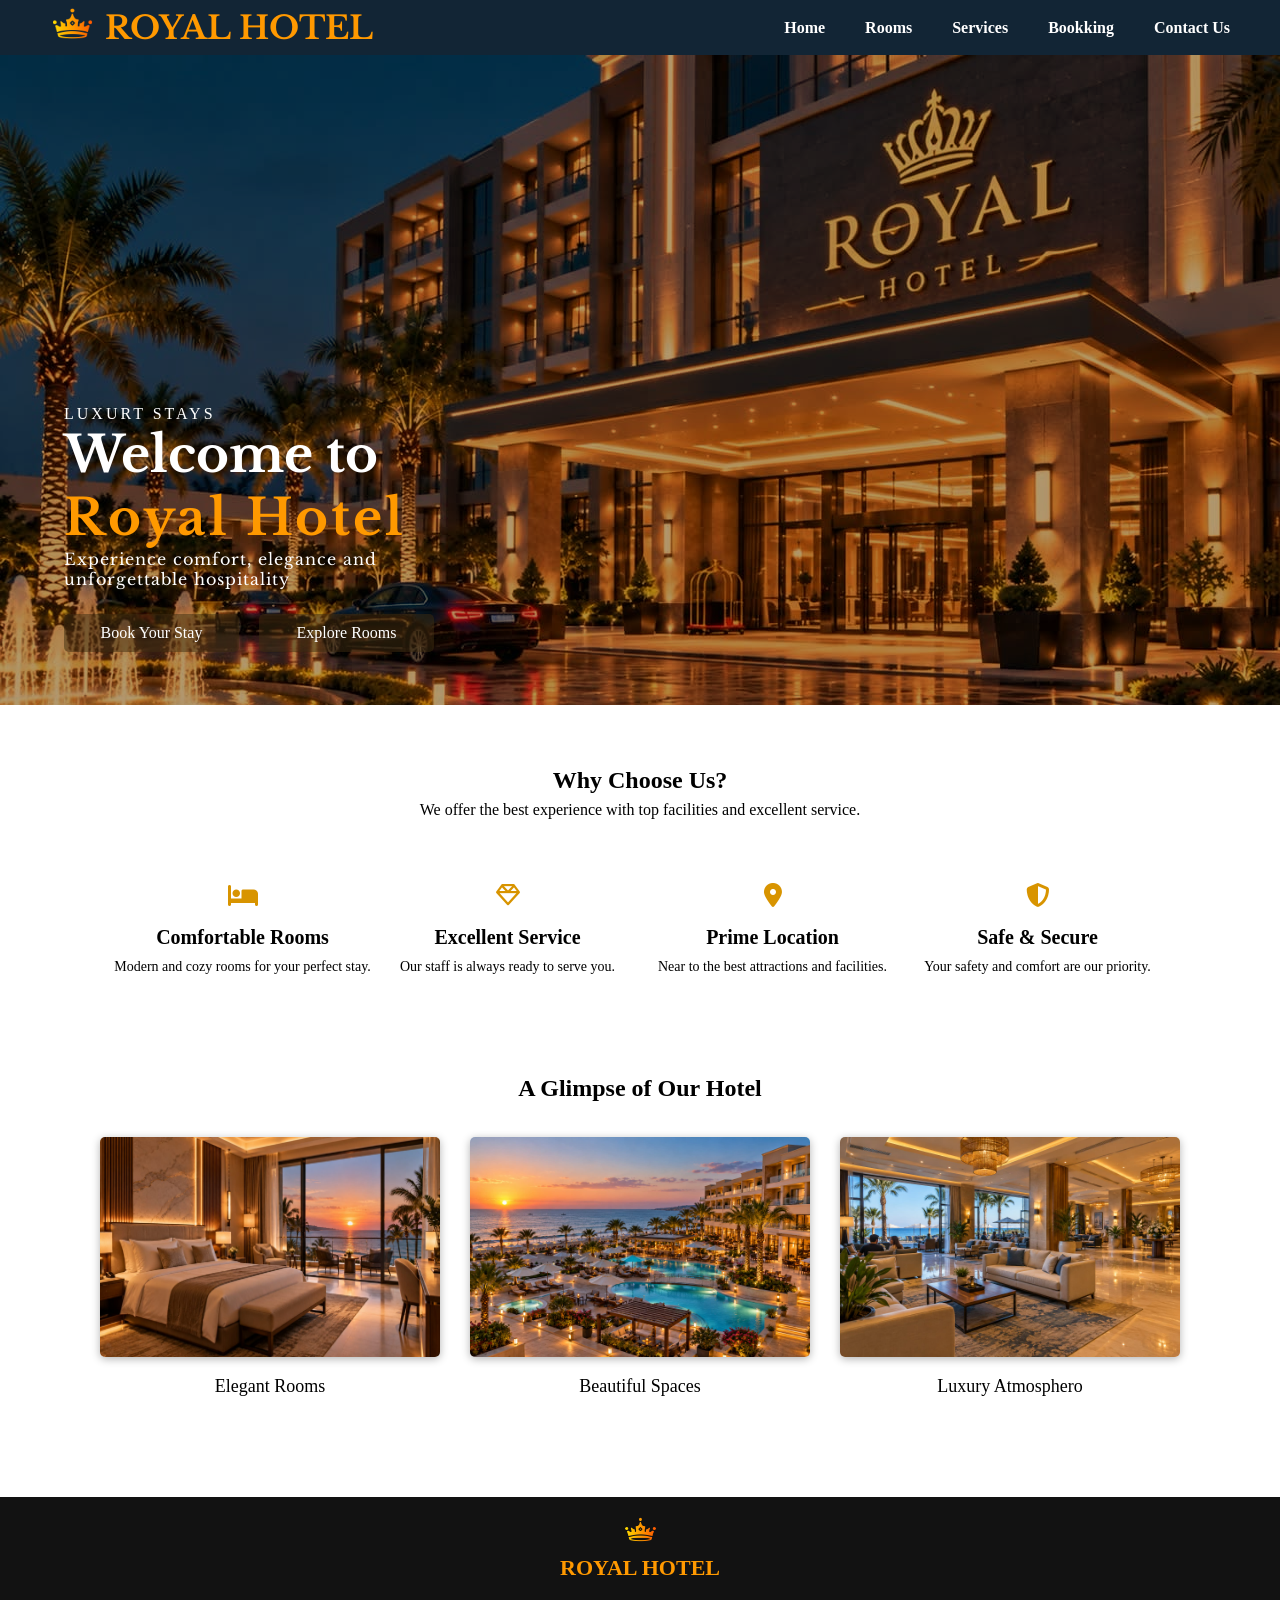
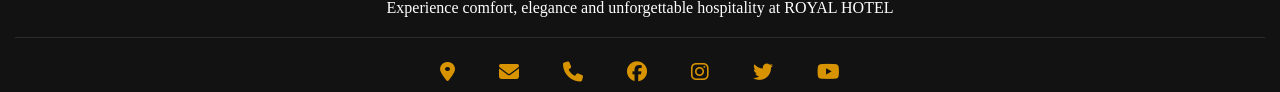
<file: index.html>
<!DOCTYPE html>
<html lang="en">
<head>
  <meta charset="UTF-8">
  <title>ROYAL HOTEL</title>
  <link rel="icon" href="pictures/logo.png">
  <link rel="stylesheet" href="style.css">
  <link rel="stylesheet" href="https://cdnjs.cloudflare.com/ajax/libs/font-awesome/6.5.2/css/all.min.css">
  <link rel="preconnect" href="https://fonts.googleapis.com">
  <link rel="preconnect" href="https://fonts.gstatic.com" crossorigin>
  <link href="https://fonts.googleapis.com/css2?family=Libre+Baskerville:ital,wght@0,400..700;1,400..700&display=swap" rel="stylesheet">
</head>

<body>
  <header>
    <div class="logo">
      <img src="pictures/logo.png" alt="">
      <h1>ROYAL HOTEL</h1>
    </div>
    <nav class="link-logo">
      <a href="index.html">Home</a>
      <a href="rooms.html">Rooms</a>
      <a href="services.html">Services</a>
      <a href="booking.html">Bookking</a>
      <a href="#Contact-Us">Contact Us</a>
    </nav>
  </header>

  <div class="main">
    <div class="content">
      <p>LUXURT STAYS</p>
      <h1>Welcome to <br><span>Royal Hotel</span></h1>
      <span class="span2">Experience comfort, elegance and <br> unforgettable hospitality</span>

      <div class="link-main">
        <a href="booking.html">Book Your Stay</a>
        <a href="rooms.html">Explore Rooms</a>
      </div>
    </div>
  </div>

  <section class="why-us">
    <div class="us">

      <h1>Why Choose Us?</h1>
      <p>We offer the best experience with top facilities and excellent service.</p>

    </div>
    <div class="items">

      <div class="item">
        <i class="fa-solid fa-bed fa-xl"></i>
        <h3>Comfortable Rooms</h3>
        <p>Modern and cozy rooms for your perfect stay.</p>
      </div>

      <div class="item">
        <i class="fa-regular fa-gem fa-xl"></i>
        <h3>Excellent Service</h3>
        <p>Our staff is always ready to serve you.</p>
      </div>

      <div class="item">
        <i class="fa-solid fa-location-dot fa-xl"></i>
        <h3>Prime Location</h3>
        <p>Near to the best attractions and facilities.</p>
      </div>

      <div class="item">
        <i class="fa-solid fa-shield-halved fa-xl"></i>
        <h3>Safe & Secure</h3>
        <p>Your safety and comfort are our priority.</p>
      </div>
    </div>
  </section>

  <section class="card">
    <h1>A Glimpse of Our Hotel</h1>
    <div class="content3">
      <div class="card">
        <div><img src="pictures/image10.jpeg"></div>
        <div class="info">
          <p>Elegant Rooms</p>
        </div>
      </div>

      <div class="card">
        <div><img src="pictures/image19.jpeg"></div>
        <div class="info">
          <p>Beautiful Spaces</p>
        </div>
      </div>

      <div class="card">
        <div><img src="pictures/image18.jpeg"></div>
        <div class="info">
          <p>Luxury Atmosphero</p>
        </div>
      </div>
    </div>
  </section>

  <footer id="Contact-Us">
    <div class="logo2">
      <img src="pictures/logo.png">
      <h3>ROYAL HOTEL</h3>
      <p>Experience comfort, elegance and unforgettable hospitality at ROYAL HOTEL</p>
    </div>
    <a class="link2" href="#"><i class="fa-solid fa-location-dot fa-lg"></i></a>
    <a class="link2" href="#"><i class="fa-solid fa-envelope fa-lg"></i></a>
    <a class="link2" href="#"><i class="fa-solid fa-phone fa-lg"></i></a>
    <a class="link2" href="#"><i class="fa-brands fa-facebook fa-lg"></i></a>
    <a class="link2" href="#"><i class="fa-brands fa-instagram fa-lg"></i></a>
    <a class="link2" href="#"><i class="fa-brands fa-twitter fa-lg"></i></a>
    <a class="link2" href="#"><i class="fa-brands fa-youtube fa-lg"></i></a>
  </footer>

</body>
</html>
</file>
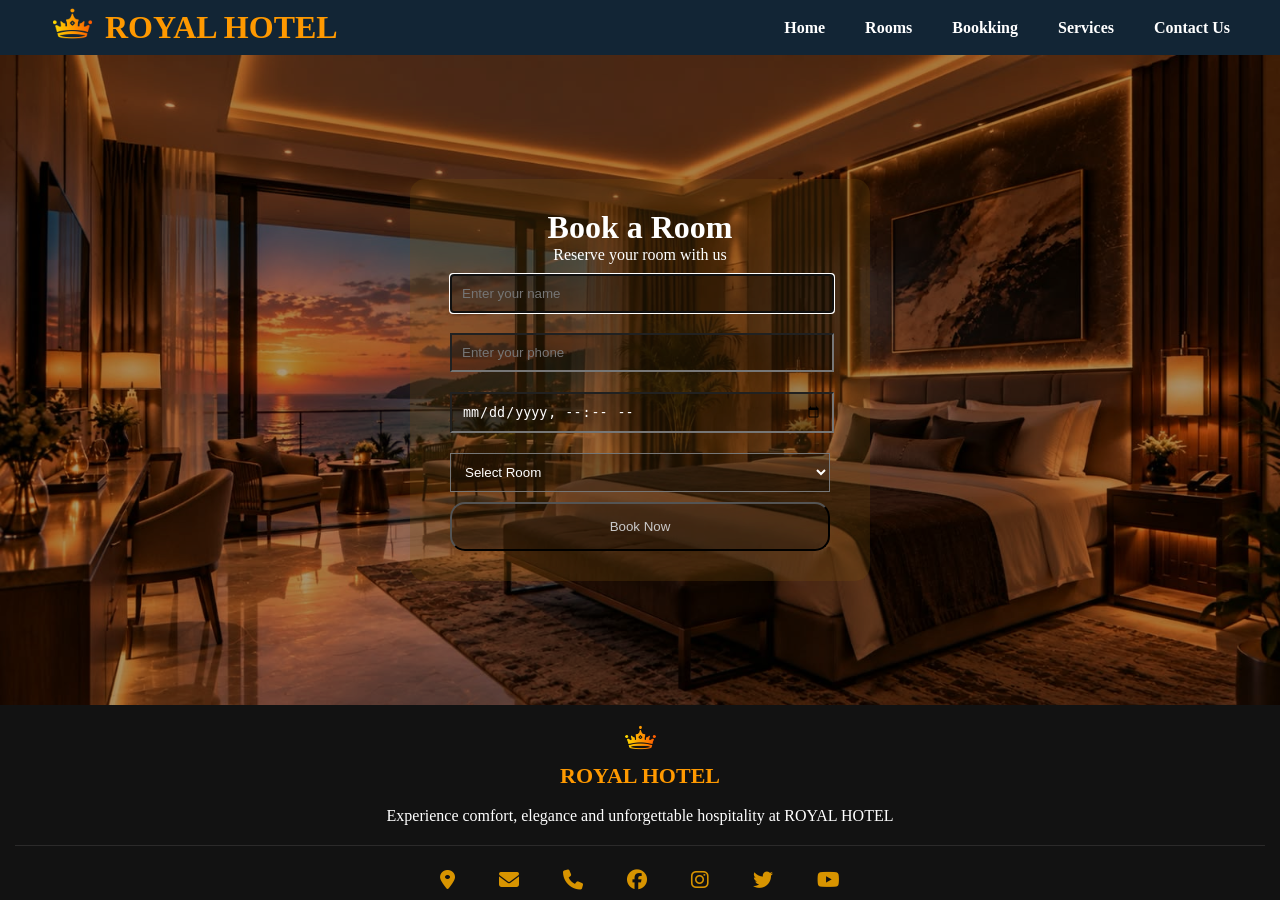
<file: booking.html>
<!DOCTYPE html>
<html lang="en">
<head>
  <meta charset="UTF-8">
  <title>Booking &#124 HOTEL</title>
  <link rel="icon" href="pictures/logo.png">
  <link rel="stylesheet" href="style.css">
  <link rel="stylesheet" href="https://cdnjs.cloudflare.com/ajax/libs/font-awesome/6.5.2/css/all.min.css">
</head>
<body>
  <header>
    <div class="logo">
      <img src="pictures/logo.png" alt="">
      <h1>ROYAL HOTEL</h1>
    </div>
    <nav class="link-logo">
      <a href="index.html">Home</a>
      <a href="rooms.html">Rooms</a>
      <a href="booking.html">Bookking</a>
      <a href="services.html">Services</a>
      <a href="#Contact-Us">Contact Us</a>
    </nav>
  </header>

  <div class="main7">
    <div class="booking-box">
      <h1>Book a Room</h1>
      <p>Reserve your room with us</p>

      <form>
        <input type="text" placeholder="Enter your name" autofocus>
        <br>
        <input type="tel" placeholder="Enter your phone">
        <br>
        <input type="datetime-local">
        <br>
        <select>
          <option value="">Select Room</option>
          <option value="deluxe">Deluxe Room</option>
          <option value="deluxe">Ocean View Room</option>
          <option value="deluxe">Luxury Room</option>
          <option value="deluxe">Royal Deluxe Room</option>
          <option value="executive">Executive Room</option>
          <option value="ocean">Premium Ocean View</option>
          <option value="triple">Triple Deluxe Room </option>
          <option value="family">Family Room </option>
          <option value="suite">Royal Family Suite </option>
        </select>
        <br>
        <button type="submit">Book Now</button>
      </form>
    </div>
  </div>

  <footer id="Contact-Us">
    <div class="logo2">
      <img src="pictures/logo.png">
      <h3>ROYAL HOTEL</h3>
      <p>Experience comfort, elegance and unforgettable hospitality at ROYAL HOTEL</p>
    </div>
    <a class="link2" href="#"><i class="fa-solid fa-location-dot fa-lg"></i></a>
    <a class="link2" href="#"><i class="fa-solid fa-envelope fa-lg"></i></a>
    <a class="link2" href="#"><i class="fa-solid fa-phone fa-lg"></i></a>
    <a class="link2" href="#"><i class="fa-brands fa-facebook fa-lg"></i></a>
    <a class="link2" href="#"><i class="fa-brands fa-instagram fa-lg"></i></a>
    <a class="link2" href="#"><i class="fa-brands fa-twitter fa-lg"></i></a>
    <a class="link2" href="#"><i class="fa-brands fa-youtube fa-lg"></i></a>
  </footer>
</body>
</html>
</file>
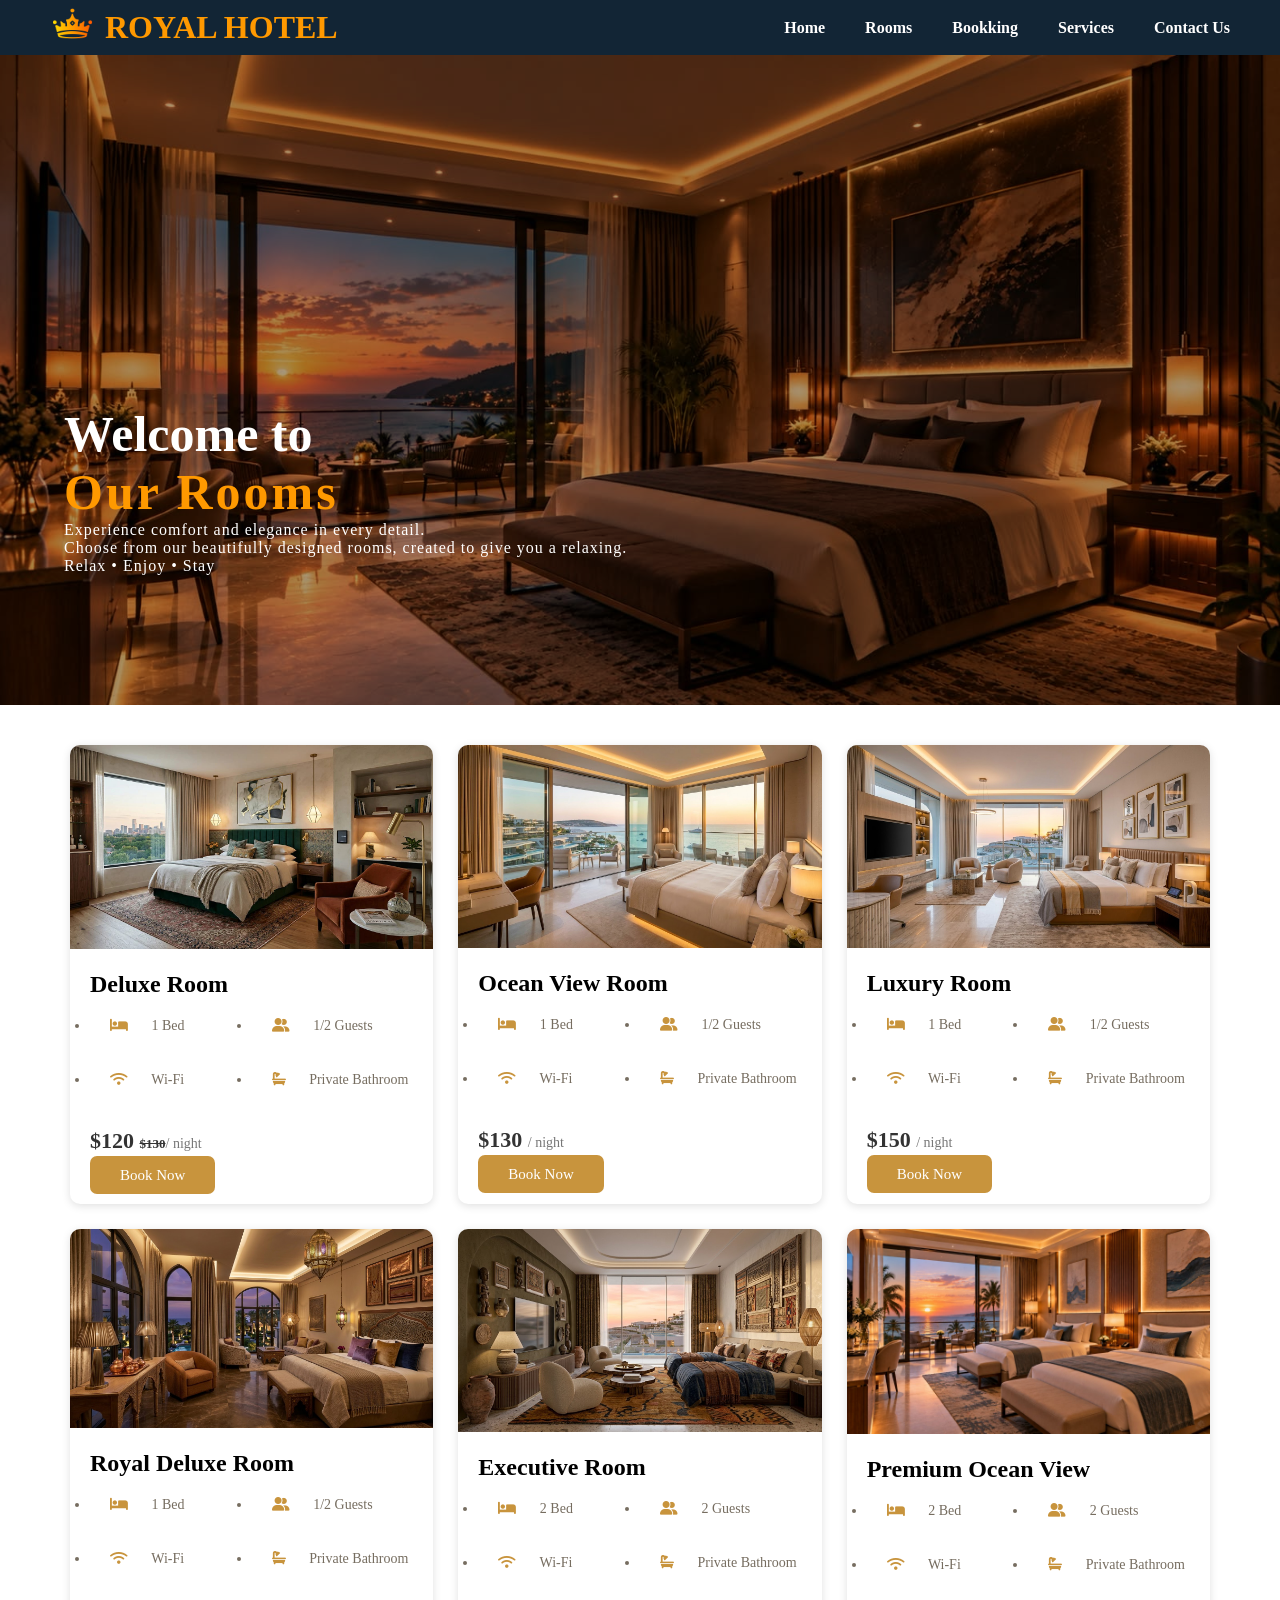
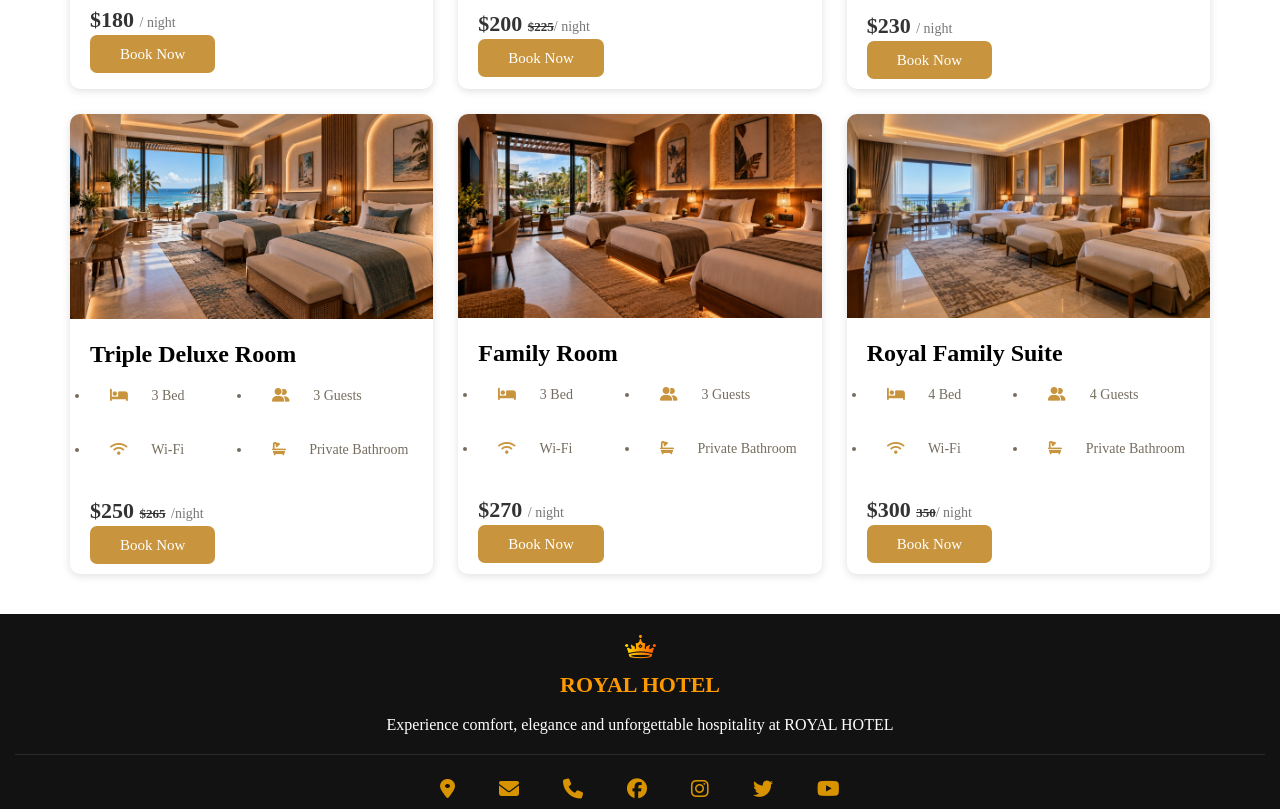
<file: rooms.html>
<!DOCTYPE html>
<html lang="en">
<head>
    <meta charset="UTF-8">
    <link rel="icon" href="pictures/logo.png">
    <title>Explore Rooms &#124 HOTEL</title>
    <link rel="stylesheet" href="style.css">
    <link rel="stylesheet" href="https://cdnjs.cloudflare.com/ajax/libs/font-awesome/6.5.2/css/all.min.css">
</head>
<body>
    <header>
        <div class="logo">
            <img src="pictures/logo.png" alt="">
            <h1>ROYAL HOTEL</h1>
        </div>
        <nav class="link-logo">
            <a href="index.html">Home</a>
            <a href="rooms.html">Rooms</a>
            <a href="booking.html">Bookking</a>
            <a href="services.html">Services</a>
            <a href="#Contact-Us">Contact Us</a>
        </nav>
    </header>

    <div class="main6">
    <div class="content">
      <h1>Welcome to <br><span>Our Rooms</span></h1>
      <span class="span2">Experience comfort and elegance in every detail. <br> Choose from our beautifully designed rooms, created to give you a relaxing.<br> Relax • Enjoy • Stay</span>
    </div>
  </div>

    <section class="rooms">
        <div class="room-card">
            <img src="pictures/Bed1.jpeg">
            <div class="room-info">
                <h2>Deluxe Room</h2>
                <ul>
                    <li> <i class="fa-solid fa-bed"></i> 1 Bed </li>
                    <li> <i class="fa-solid fa-user-group"></i> 1/2 Guests </li>
                    <li> <i class="fa-solid fa-wifi"></i> Wi-Fi </li>
                    <li> <i class="fa-solid fa-bath"></i> Private Bathroom </li>
                </ul>

                <h3>$120 <del>$130</del><span>/ night</span></h3>
                <a href="booking.html">Book Now</a>
            </div>
        </div>

        <div class="room-card">
            <img src="pictures/Bed2.jpeg">
            <div class="room-info">
                <h2>Ocean View Room</h2>
                <ul>
                    <li> <i class="fa-solid fa-bed"></i> 1 Bed </li>
                    <li> <i class="fa-solid fa-user-group"></i> 1/2 Guests </li>
                    <li> <i class="fa-solid fa-wifi"></i> Wi-Fi </li>
                    <li> <i class="fa-solid fa-bath"></i> Private Bathroom </li>
                </ul>

                <h3>$130 <span>/ night</span></h3>
                <a href="booking.html">Book Now</a>
            </div>
        </div>

        <div class="room-card">
            <img src="pictures/Bed3.jpeg">
            <div class="room-info">
                <h2>Luxury Room</h2>
                <ul>
                    <li> <i class="fa-solid fa-bed"></i> 1 Bed </li>
                    <li> <i class="fa-solid fa-user-group"></i> 1/2 Guests </li>
                    <li> <i class="fa-solid fa-wifi"></i> Wi-Fi </li>
                    <li> <i class="fa-solid fa-bath"></i> Private Bathroom </li>
                </ul>

                <h3>$150 <span>/ night</span></h3>
                <a href="booking.html">Book Now</a>
            </div>
        </div>

        <div class="room-card">
            <img src="pictures/Bed4.jpeg">
            <div class="room-info">
                <h2>Royal Deluxe Room</h2>
                <ul>
                    <li> <i class="fa-solid fa-bed"></i> 1 Bed </li>
                    <li> <i class="fa-solid fa-user-group"></i> 1/2 Guests </li>
                    <li> <i class="fa-solid fa-wifi"></i> Wi-Fi </li>
                    <li> <i class="fa-solid fa-bath"></i> Private Bathroom </li>
                </ul>

                <h3>$180 <span>/ night</span></h3>
                <a href="booking.html">Book Now</a>
            </div>
        </div>

        <div class="room-card">
            <img src="pictures/Bed5.jpeg">
            <div class="room-info">
                <h2>Executive Room</h2>
                <ul>
                    <li> <i class="fa-solid fa-bed"></i> 2 Bed </li>
                    <li> <i class="fa-solid fa-user-group"></i> 2 Guests </li>
                    <li> <i class="fa-solid fa-wifi"></i> Wi-Fi </li>
                    <li> <i class="fa-solid fa-bath"></i> Private Bathroom </li>
                </ul>

                <h3>$200 <del>$225</del><span>/ night</span></h3>
                <a href="booking.html">Book Now</a>
            </div>
        </div>

        <div class="room-card">
            <img src="pictures/Bed6.jpeg ">
            <div class="room-info">
                <h2>Premium Ocean View</h2>
                <ul>
                    <li> <i class="fa-solid fa-bed"></i> 2 Bed </li>
                    <li> <i class="fa-solid fa-user-group"></i> 2 Guests </li>
                    <li> <i class="fa-solid fa-wifi"></i> Wi-Fi </li>
                    <li> <i class="fa-solid fa-bath"></i> Private Bathroom </li>
                </ul>

                <h3>$230 <span>/ night</span></h3>
                <a href="booking.html">Book Now</a>
            </div>
        </div>

        <div class="room-card">
            <img src="pictures/Bed7.jpeg">
            <div class="room-info">
                <h2>Triple Deluxe Room</h2>
                <ul>
                    <li> <i class="fa-solid fa-bed"></i> 3 Bed </li>
                    <li> <i class="fa-solid fa-user-group"></i> 3 Guests </li>
                    <li> <i class="fa-solid fa-wifi"></i> Wi-Fi </li>
                    <li> <i class="fa-solid fa-bath"></i> Private Bathroom </li>
                </ul>

                <h3>$250 <del>$265</del> <span>/night</span></h3>
               <a href="booking.html">Book Now</a>
            </div>
        </div>

        <div class="room-card">
            <img src="pictures/Bed10.jpeg">
            <div class="room-info">
                <h2>Family Room</h2>
                <ul>
                    <li> <i class="fa-solid fa-bed"></i> 3 Bed </li>
                    <li> <i class="fa-solid fa-user-group"></i> 3 Guests </li>
                    <li> <i class="fa-solid fa-wifi"></i> Wi-Fi </li>
                    <li> <i class="fa-solid fa-bath"></i> Private Bathroom </li>
                </ul>

                <h3>$270 <span>/ night</span></h3>
               <a href="booking.html">Book Now</a>
            </div>
        </div>

        <div class="room-card">
            <img src="pictures/Bed9.jpeg">
            <div class="room-info">
                <h2>Royal Family Suite</h2>
                <ul>
                    <li> <i class="fa-solid fa-bed"></i> 4 Bed </li>
                    <li> <i class="fa-solid fa-user-group"></i> 4 Guests </li>
                    <li> <i class="fa-solid fa-wifi"></i> Wi-Fi </li>
                    <li> <i class="fa-solid fa-bath"></i> Private Bathroom </li>
                </ul>

                <h3>$300 <del>350</del><span>/ night</span></h3>
                <a href="booking.html">Book Now</a>
            </div>
        </div>
    </section>

  <footer id="Contact-Us">
    <div class="logo2">
      <img src="pictures/logo.png">
      <h3>ROYAL HOTEL</h3>
      <p>Experience comfort, elegance and unforgettable hospitality at ROYAL HOTEL</p>
    </div>
    <a class="link2" href="#"><i class="fa-solid fa-location-dot fa-lg"></i></a>
    <a class="link2" href="#"><i class="fa-solid fa-envelope fa-lg"></i></a>
    <a class="link2" href="#"><i class="fa-solid fa-phone fa-lg"></i></a>
    <a class="link2" href="#"><i class="fa-brands fa-facebook fa-lg"></i></a>
    <a class="link2" href="#"><i class="fa-brands fa-instagram fa-lg"></i></a>
    <a class="link2" href="#"><i class="fa-brands fa-twitter fa-lg"></i></a>
    <a class="link2" href="#"><i class="fa-brands fa-youtube fa-lg"></i></a>
  </footer>
</body>
</html>
</file>
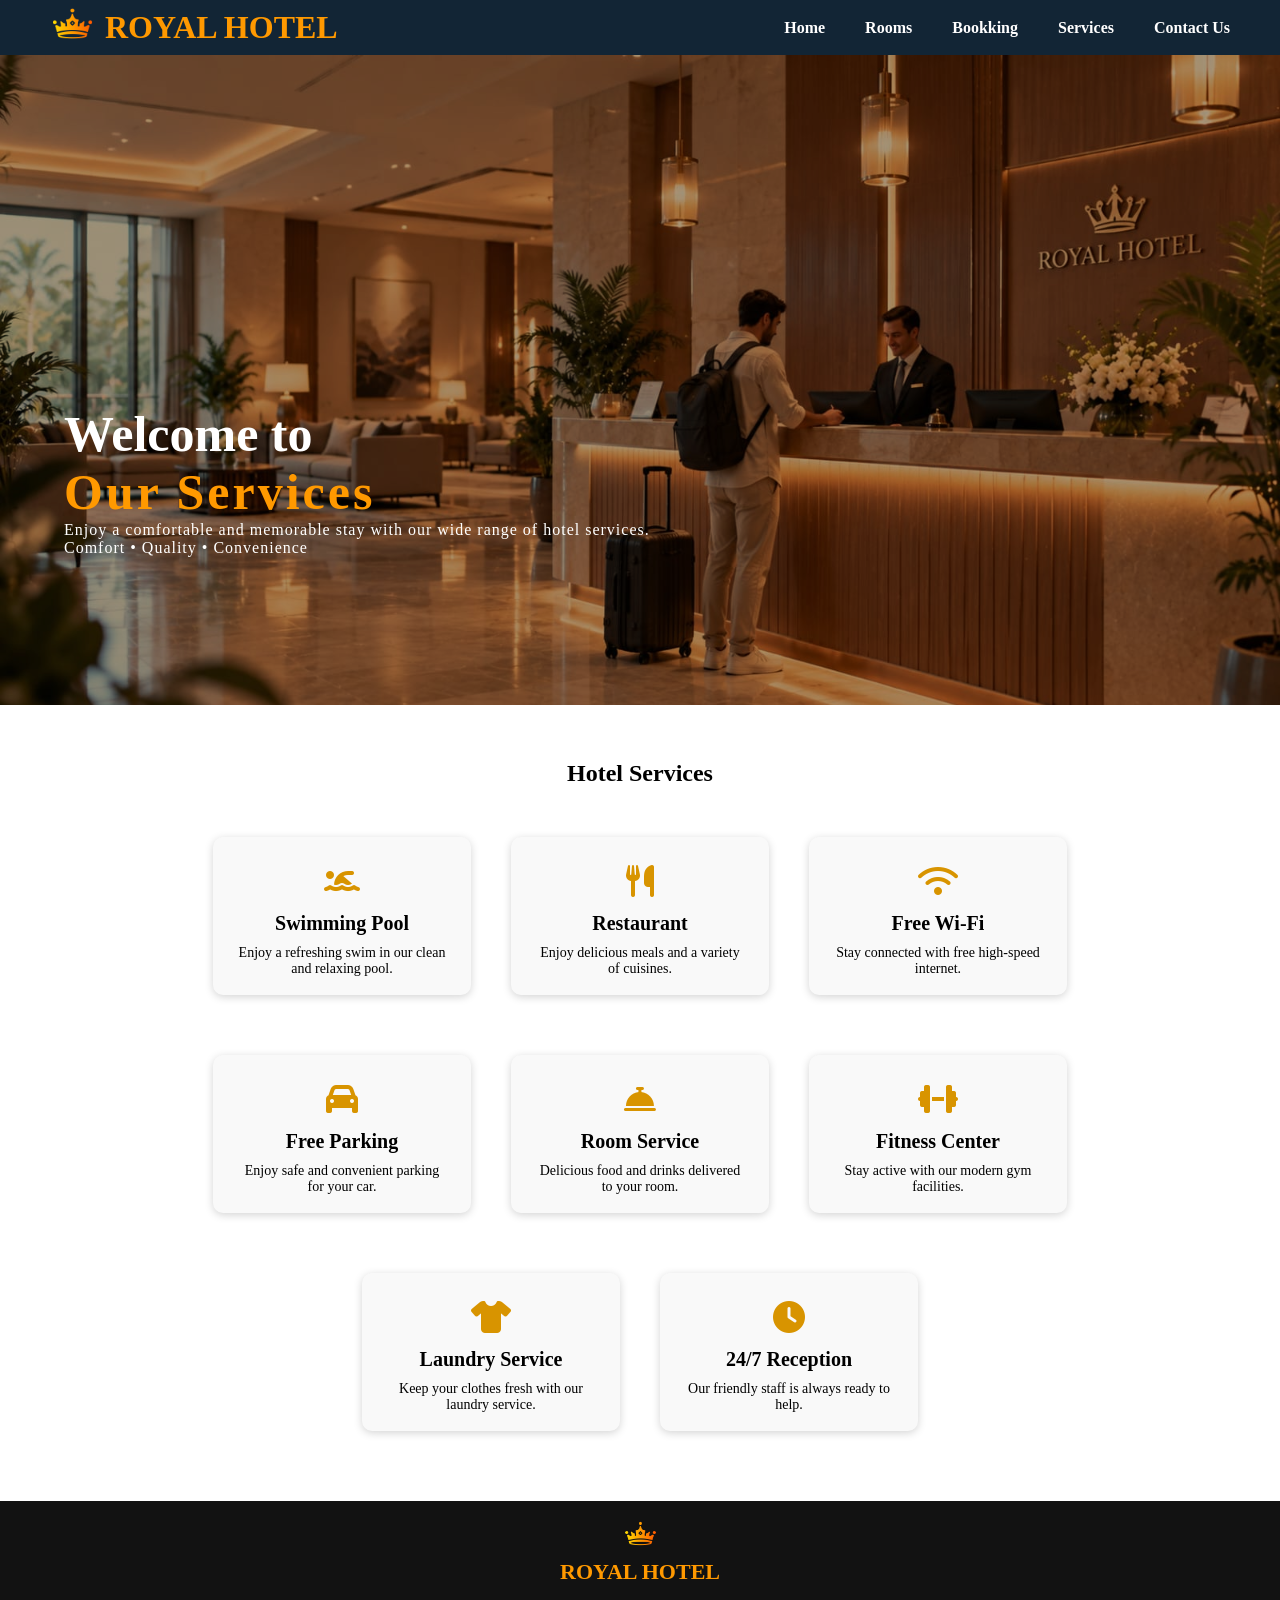
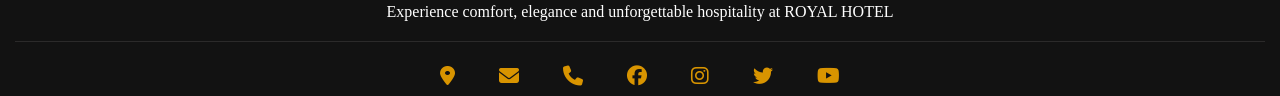
<file: services.html>
<!DOCTYPE html>
<html lang="en">
<head>
  <meta charset="UTF-8">
  <title>Services &#124 HOTEL</title>
  <link rel="icon" href="pictures/logo.png">
  <link rel="stylesheet" href="style.css">
  <link rel="stylesheet" href="https://cdnjs.cloudflare.com/ajax/libs/font-awesome/6.5.2/css/all.min.css">
</head>
<body>
  <header>
    <div class="logo">
      <img src="pictures/logo.png" alt="">
      <h1>ROYAL HOTEL</h1>
    </div>
    <nav class="link-logo">
      <a href="index.html">Home</a>
      <a href="rooms.html">Rooms</a>
      <a href="booking.html">Bookking</a>
      <a href="services.html">Services</a>
      <a href="#Contact-Us">Contact Us</a>
    </nav>
  </header>

  <div class="main5">
    <div class="content">
      <h1>Welcome to <br><span> Our Services</span></h1>
      <span class="span2">Enjoy a comfortable and memorable stay with our wide range of hotel services.<br>Comfort •
        Quality • Convenience</span>
    </div>
  </div>

  <section class="Hotel-Services">
    <div class="us2">
      <h1>Hotel Services</h1>
    </div>

    <div class="itemss">
      <div class="itemm">
        <i class="fa-solid fa-person-swimming fa-2xl"></i>
        <h3>Swimming Pool</h3>
        <p>Enjoy a refreshing swim in our clean and relaxing pool.</p>
      </div>

      <div class="itemm">
        <i class="fa-solid fa-utensils fa-2xl"></i>
        <h3>Restaurant</h3>
        <p>Enjoy delicious meals and a variety of cuisines.</p>
      </div>

      <div class="itemm">
        <i class="fa-solid fa-wifi fa-2xl"></i>
        <h3>Free Wi-Fi</h3>
        <p>Stay connected with free high-speed internet.</p>
      </div>

      <div class="itemm">
        <i class="fa-solid fa-car fa-2xl"></i>
        <h3>Free Parking</h3>
        <p>Enjoy safe and convenient parking for your car.</p>
      </div>

      <div class="itemm">
        <i class="fa-solid fa-bell-concierge fa-2xl"></i>
        <h3>Room Service</h3>
        <p>Delicious food and drinks delivered to your room.</p>
      </div>

      <div class="itemm">
        <i class="fa-solid fa-dumbbell fa-2xl"></i>
        <h3>Fitness Center</h3>
        <p>Stay active with our modern gym facilities.</p>
      </div>

      <div class="itemm">
        <i class="fa-solid fa-shirt fa-2xl"></i>
        <h3>Laundry Service</h3>
        <p>Keep your clothes fresh with our laundry service.</p>
      </div>

      <div class="itemm">
        <i class="fa-solid fa-clock fa-2xl"></i>
        <h3>24/7 Reception</h3>
        <p>Our friendly staff is always ready to help.</p>
      </div>
    </div>
  </section>

  <footer id="Contact-Us">
    <div class="logo2">
      <img src="pictures/logo.png">
      <h3>ROYAL HOTEL</h3>
      <p>Experience comfort, elegance and unforgettable hospitality at ROYAL HOTEL</p>
    </div>
    <a class="link2" href="#"><i class="fa-solid fa-location-dot fa-lg"></i></a>
    <a class="link2" href="#"><i class="fa-solid fa-envelope fa-lg"></i></a>
    <a class="link2" href="#"><i class="fa-solid fa-phone fa-lg"></i></a>
    <a class="link2" href="#"><i class="fa-brands fa-facebook fa-lg"></i></a>
    <a class="link2" href="#"><i class="fa-brands fa-instagram fa-lg"></i></a>
    <a class="link2" href="#"><i class="fa-brands fa-twitter fa-lg"></i></a>
    <a class="link2" href="#"><i class="fa-brands fa-youtube fa-lg"></i></a>
  </footer>
</body>
</html>
</file>
<file: style.css>
* {
    margin: 0;
    padding: 0;
}

html {
    scroll-behavior: smooth;
}

header {
    display: flex;
    justify-content: space-between;
    padding: 10px 50px;
    font-weight: bold;
    background-color: #011526ed;
    height: 35px;
    position: sticky;
    top: 0;
    z-index: 3;
}

.logo {
    display: flex;
    align-items: center;
    gap: 10px;
    font-family: "Libre Baskerville", serif;
}

.logo img {
    width: 45px;
    position: relative;
    bottom: 4px;
}

.logo {
    color: #ff9900;
    display: flex;
    align-items: center;
}

nav {
    display: flex;
    gap: 40px;
}

.link-logo a {
    color: white;
    text-decoration: none;
    display: flex;
    align-items: center;
    transition: 0.7s ease;
}

.link-logo a:hover {
    color: #ff9900;
    transform: scale(1.1);
}

.link-logo a::after {
    content: "";
    position: absolute;
    background-color: #9b9b9b;
    left: 0;
    bottom: 4px;
    height: 1px;
    width: 0;
    transition: 0.9s;
}

.link-logo a:hover:after {
    width: 100%;
}

.main {
    background: #7f530d99 url(pictures/image1.jpeg);
    height: 650px;
    background-blend-mode: multiply;
}

.content {
    position: absolute;
    top: 45%;
    left: 5%;
    color: white;
}

.content p {
    letter-spacing: 3px;
}

.content h1 {
    font-size: 50px;
    font-family: "Libre Baskerville", serif;
}

.content h1 span {
    color: #ff9900;
    letter-spacing: 3px;
    font-family: "Libre Baskerville", serif;
}

.span2 {
    letter-spacing: 1px;
    font-family: "Libre Baskerville", serif;
}

.link-main {
    border-radius: 5px;
    margin-top: 25px;
    display: flex;
    gap: 20px;
}

.link-main a {
    text-align: center;
    width: 145px;
    color: white;
    padding: 10px 15px;
    background-color: #3f2d1180;
    border-radius: 5px;
    transition: 0.7s ease;
    text-decoration: none;
}

.link-main a:hover {
    transform: scale(1.1);
}

.us {
    text-align: center;
    line-height: 30px;
}

.item p {
    font-size: 14px;
}

.why-us {
    margin: 60px;
}

.items {
    margin: 30px;
    padding: 20px;
    display: flex;
    column-rule: 1px solid #cccccc37;
}

.item h3 {
    font-size: 20px;
    padding: 10px;
}

.item {
    text-align: center;
    width: 30%;
    margin-bottom: 20px;
}

i {
    margin: 10px;
    padding: 10px;
    color: #d89400;
}

.content3 {
    display: flex;
    justify-content: center;
    gap: 30px;
}

.card {
    text-align: center;
}

.card img {
    border-radius: 5px;
    width: 340px;
    height: 220px;
    box-shadow: 0 2px 8px #0000004d;
}

.card h1 {
    margin-bottom: 35px;
}

.info p {
    font-size: 18px;
    margin: 15px;
    margin-bottom: 100px;
}

/* services */
.main5 {
    background: #58370085 url(pictures/image2.jpeg);
    background-size: cover;
    height: 650px;
    background-blend-mode: multiply;
}

.content5 {
    position: absolute;
    top: 50%;
    left: 4%;
    color: white;
}

.content5 h1 {
    color: #ff9900;
    
}

.content5 h1 {
    font-size: 50px;
}

.span5 {
    letter-spacing: 1px;
}

.us2 {
    text-align: center;
}

.us2 h1 {
    margin-top: 55px;
}

.itemm p {
    font-size: 14px;
}

.Hotel-Services {
    margin: 15px;
}

.itemss {
    margin: 30px;
    padding: 20px;
    flex-wrap: wrap;
    display: flex;
    gap: 40px;
    align-items: center;
    justify-content: center;
}

.itemm h3 {
    padding: 10px;
    font-size: 20px;
}

.itemm {
    width: 210px;
    height: 110px;
    padding: 24px;
    text-align: center;
    margin-bottom: 20px;
    border-radius: 10px;
    background-color: #cccccc21;
    box-shadow: 0 2px 8px #0000002c;
    transition: 0.3s;
}

.itemm:hover {
    transform: translateY(-5px);
}

i {
    margin: 10px;
    padding: 10px;
    color: #d89400;
}

/* Rooms */
.main6 {
    background: #58370085 url(pictures/image3.jpeg);
    background-size: cover;
    height: 650px;
    background-blend-mode: multiply;
}

.rooms {
    padding: 40px 70px;
    display: grid;
    grid-template-columns: repeat(3, 1fr);
    gap: 25px;
}

.room-card {
    background-color: white;
    border-radius: 10px;
    overflow: hidden;
    box-shadow: 0 2px 8px #00000020;
    transition: 0.3s;
}

.room-card:hover {
    transform: translateY(-5px);
}

.room-card img {
    width: 100%;
}

.room-info {
    padding: 18px 20px 20px;
}

del {
    font-size: small;
}

.room-info ul {
    display: grid;
    grid-template-columns: 1fr 1fr;
}

.room-info li {
    color: #766d60;
    font-size: 14px;
}

.room-info li i {
    color: #c8943d;
}

.room-info h3 {
    margin: 22px 0 12px;
    font-size: 22px;
    color: #333;
}

.room-info h3 span {
    font-size: 14px;
    font-weight: normal;
    color: #777;
}

.room-info a {
    background-color: #c8943d;
    color: white;
    border-radius: 7px;
    padding: 11px 30px;
    font-size: 15px;
    transition: 0.3s;
    text-decoration: none;
}

.room-info a:hover {
    background-color: #a9782e;
}

.main7 {
    background: #58370085 url(pictures/image3.jpeg);
    background-size: cover;
    height: 650px;
    background-blend-mode: multiply;
    display: flex;
    justify-content: center;
    align-items: center;
}

.booking-box {
    width: 400px;
    padding: 30px;
    background-color: #764d0f42;
    border-radius: 15px;
}

.booking-box {
    text-align: center;
    color: white;
}

.booking-box input {
    width: 90%;
    padding: 10px;
    margin: 10px;
    background-color: #00000045;
}

input  ,select{
    color: white;
}

.booking-box select {
    width: 95%;
    padding: 10px;
    margin: 10px;
    background-color: #00000045;
}

.booking-box button {
    width: 95%;
    padding: 15px;
    background-color: #00000045;
    color: #cac9c9;
    border-radius: 15px;
}

footer {
    padding: 15px;
    background-color: #000000ed;
    height: 165px;
    font-family: Georgia, 'Times New Roman', Times, serif;
    text-align: center;
}

.logo2 {
    display: flex;
    flex-direction: column;
    align-items: center;
    gap: 8px;
    color: white;
    border-bottom: 1px solid #75747441;
}

.logo2 img {
    width: 35px;
}

.logo2 h3 {
    color: #ff9900;
    font-size: 22px;
    margin: 0;
}

.logo2 p {
    text-align: center;
    margin: 10px 0 20px;    
}

.link2 {
   position: relative;
   top: 13px;
}
</file>
